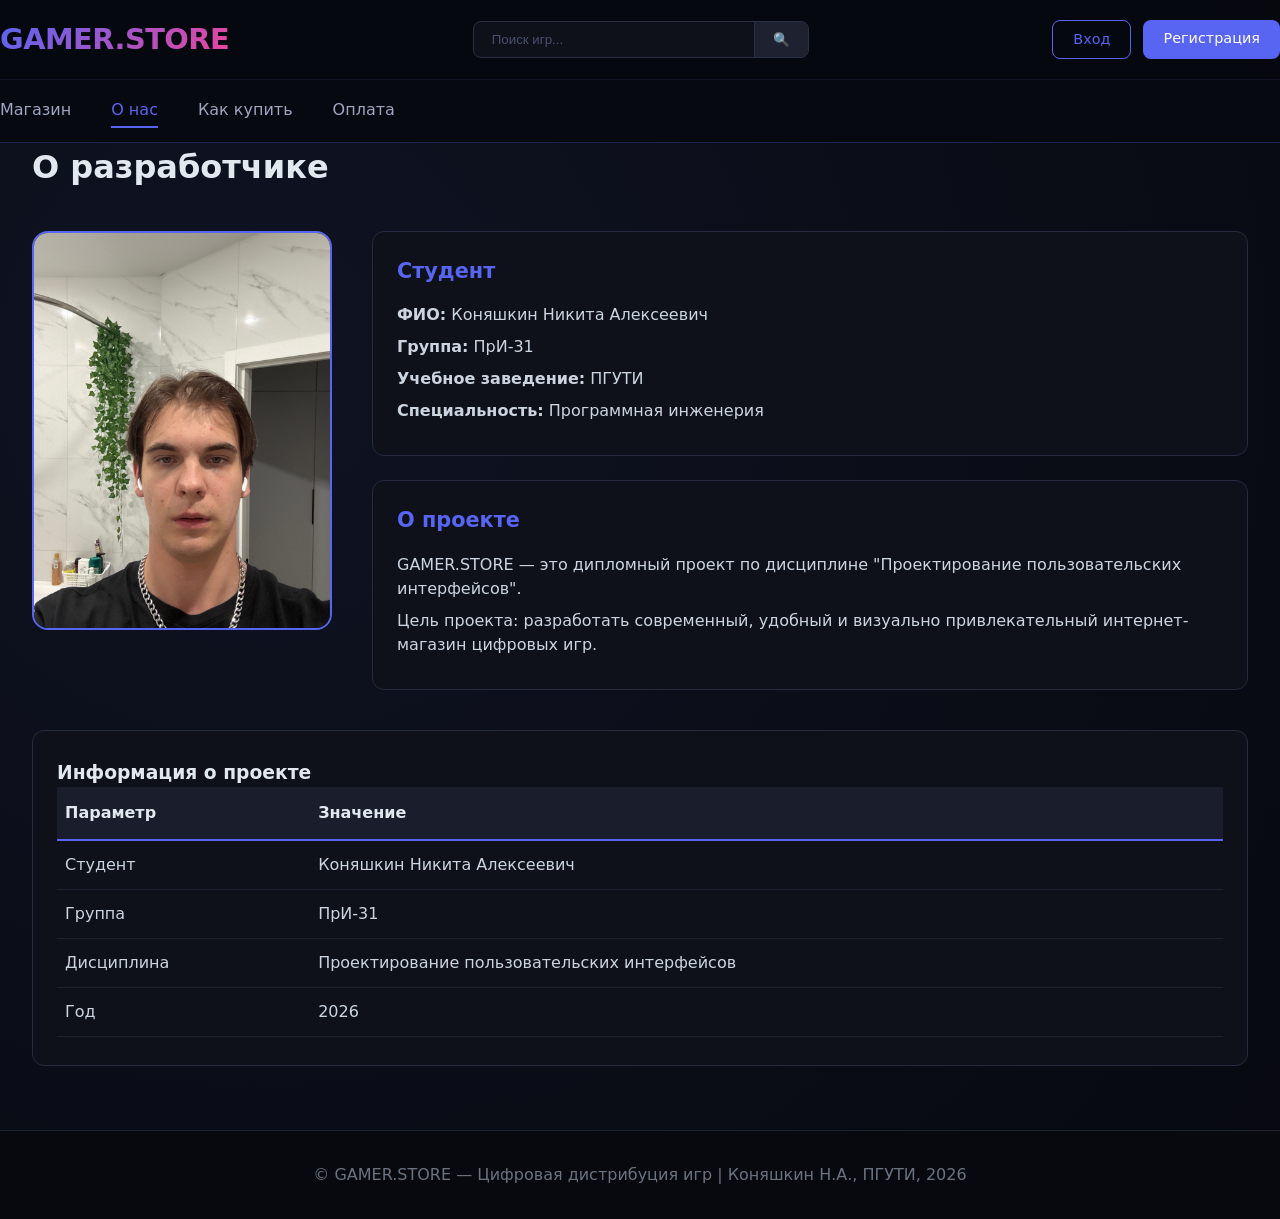
<file: about.html>
<!DOCTYPE html>
<html lang="ru">
<head>
    <meta charset="UTF-8">
    <title>О нас - GAMER.STORE</title>
    <link rel="icon" type="image/jpeg" href="favicon.jpg">
    <link rel="stylesheet" href="style.css">
</head>
<body>
    <div class="site-wrapper">
        <header class="header">
            <div class="container header-container">
                <div class="logo"><a href="index.html">GAMER.STORE</a></div>
                <div class="search"><input type="text" placeholder="Поиск игр..."><button>🔍</button></div>
                <div id="auth-container" class="auth-buttons">
                    <a href="login.html" class="auth-btn">Вход</a>
                    <a href="register.html" class="auth-btn primary">Регистрация</a>
                </div>
                <div id="user-container" class="user-info" style="display: none;">
                    <span class="username" id="username-display"></span>
                    <a href="profile.html" class="auth-btn">Профиль</a>
                    <button class="logout-btn" onclick="logout()">Выйти</button>
                </div>
            </div>
            <nav class="nav">
                <div class="container nav-container">
                    <a href="index.html" class="nav-link">Магазин</a>
                    <a href="about.html" class="nav-link active">О нас</a>
                    <a href="howto.html" class="nav-link">Как купить</a>
                    <a href="payment.html" class="nav-link">Оплата</a>
                </div>
            </nav>
        </header>

        <main class="main">
            <div class="container">
                <h1>О разработчике</h1>
                
                <div class="about-developer">
                    <div class="developer-photo">
                        <img src="селфи.jpg" alt="Фото разработчика">
                    </div>
                    <div class="developer-info">
                        <div class="info-card">
                            <h3>Студент</h3>
                            <p><strong>ФИО:</strong> Коняшкин Никита Алексеевич</p>
                            <p><strong>Группа:</strong> ПрИ-31</p>
                            <p><strong>Учебное заведение:</strong> ПГУТИ</p>
                            <p><strong>Специальность:</strong> Программная инженерия</p>
                        </div>
                        <div class="info-card">
                            <h3>О проекте</h3>
                            <p>GAMER.STORE — это дипломный проект по дисциплине "Проектирование пользовательских интерфейсов".</p>
                            <p>Цель проекта: разработать современный, удобный и визуально привлекательный интернет-магазин цифровых игр.</p>
                        </div>
                    </div>
                </div>

                <div class="table-block">
                    <h3>Информация о проекте</h3>
                    <table class="clean-table">
                        <tr><th>Параметр</th><th>Значение</th></tr>
                        <tr><td>Студент</td><td>Коняшкин Никита Алексеевич</td></tr>
                        <tr><td>Группа</td><td>ПрИ-31</td></tr>
                        <tr><td>Дисциплина</td><td>Проектирование пользовательских интерфейсов</td></tr>
                        <tr><td>Год</td><td>2026</td></tr>
                    </table>
                </div>
            </div>
        </main>

        <footer class="footer">
            <div class="container">
                <p>© GAMER.STORE — Цифровая дистрибуция игр | Коняшкин Н.А., ПГУТИ, 2026</p>
            </div>
        </footer>
    </div>
    
    <script src="script.js"></script>
    <style>
        .about-developer {
            display: grid;
            grid-template-columns: 300px 1fr;
            gap: 40px;
            margin: 40px 0;
        }
        
        .developer-photo img {
            width: 100%;
            border-radius: 16px;
            border: 2px solid #5865F2;
        }
        
        .developer-info {
            display: flex;
            flex-direction: column;
            gap: 24px;
        }
        
        .info-card {
            background: #0F111A;
            border: 1px solid #252A3E;
            border-radius: 12px;
            padding: 24px;
        }
        
        .info-card h3 {
            color: #5865F2;
            margin-bottom: 16px;
            font-size: 1.3rem;
        }
        
        .info-card p {
            margin: 8px 0;
            color: #CBD5E1;
        }
        
        @media (max-width: 700px) {
            .about-developer {
                grid-template-columns: 1fr;
            }
        }
    </style>
</body>
</html>
</file>
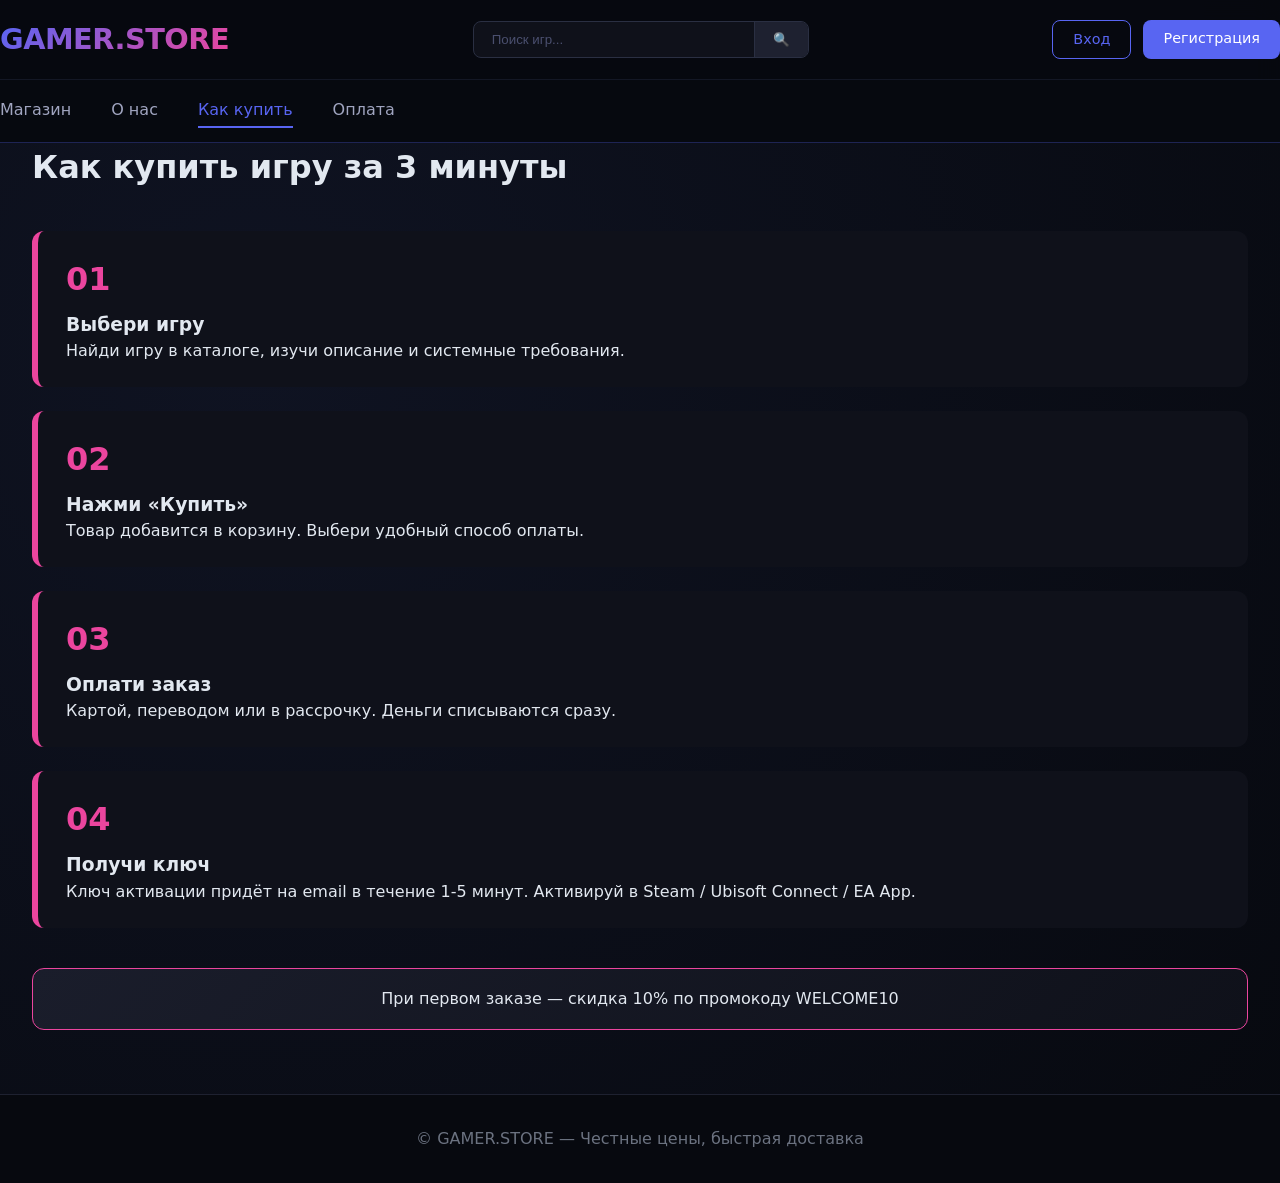
<file: howto.html>
<!DOCTYPE html>
<html lang="ru">
<head>
    <meta charset="UTF-8">
    <title>Как купить - GAMER.STORE</title>
    <link rel="stylesheet" href="style.css">
    <link rel="icon" type="image/png" href="favicon.png">
</head>
<body>
    <link rel="icon" type="image/png" href="favicon.png">
<div class="site-wrapper">
    <header class="header">
        <div class="container header-container">
            <div class="logo"><a href="index.html">GAMER.STORE</a></div>
            <div class="search"><input type="text" placeholder="Поиск игр..."><button>🔍</button></div>
            <div id="auth-container" class="auth-buttons">
                <a href="login.html" class="auth-btn">Вход</a>
                <a href="register.html" class="auth-btn primary">Регистрация</a>
            </div>
            <div id="user-container" class="user-info" style="display: none;">
                <span class="username" id="username-display"></span>
                <a href="profile.html" class="auth-btn">Профиль</a>
                <button class="logout-btn" onclick="logout()">Выйти</button>
            </div>
        </div>
        <nav class="nav">
            <div class="container nav-container">
                <a href="index.html" class="nav-link">Магазин</a>
                <a href="about.html" class="nav-link">О нас</a>
                <a href="howto.html" class="nav-link active">Как купить</a>
                <a href="payment.html" class="nav-link">Оплата</a>
            </div>
        </nav>
    </header>

    <main class="main">
        <div class="container">
            <h1>Как купить игру за 3 минуты</h1>
            <div class="steps">
                <div class="step-item">
                    <div class="step-number">01</div>
                    <h3>Выбери игру</h3>
                    <p>Найди игру в каталоге, изучи описание и системные требования.</p>
                </div>
                <div class="step-item">
                    <div class="step-number">02</div>
                    <h3>Нажми «Купить»</h3>
                    <p>Товар добавится в корзину. Выбери удобный способ оплаты.</p>
                </div>
                <div class="step-item">
                    <div class="step-number">03</div>
                    <h3>Оплати заказ</h3>
                    <p>Картой, переводом или в рассрочку. Деньги списываются сразу.</p>
                </div>
                <div class="step-item">
                    <div class="step-number">04</div>
                    <h3>Получи ключ</h3>
                    <p>Ключ активации придёт на email в течение 1-5 минут. Активируй в Steam / Ubisoft Connect / EA App.</p>
                </div>
            </div>
            <div class="alert-banner">
                При первом заказе — скидка 10% по промокоду WELCOME10
            </div>
        </div>
    </main>

    <footer class="footer">
        <div class="container"><p>© GAMER.STORE — Честные цены, быстрая доставка</p></div>
    </footer>
</div>
<script src="script.js"></script>
</body>
</html>
</file>
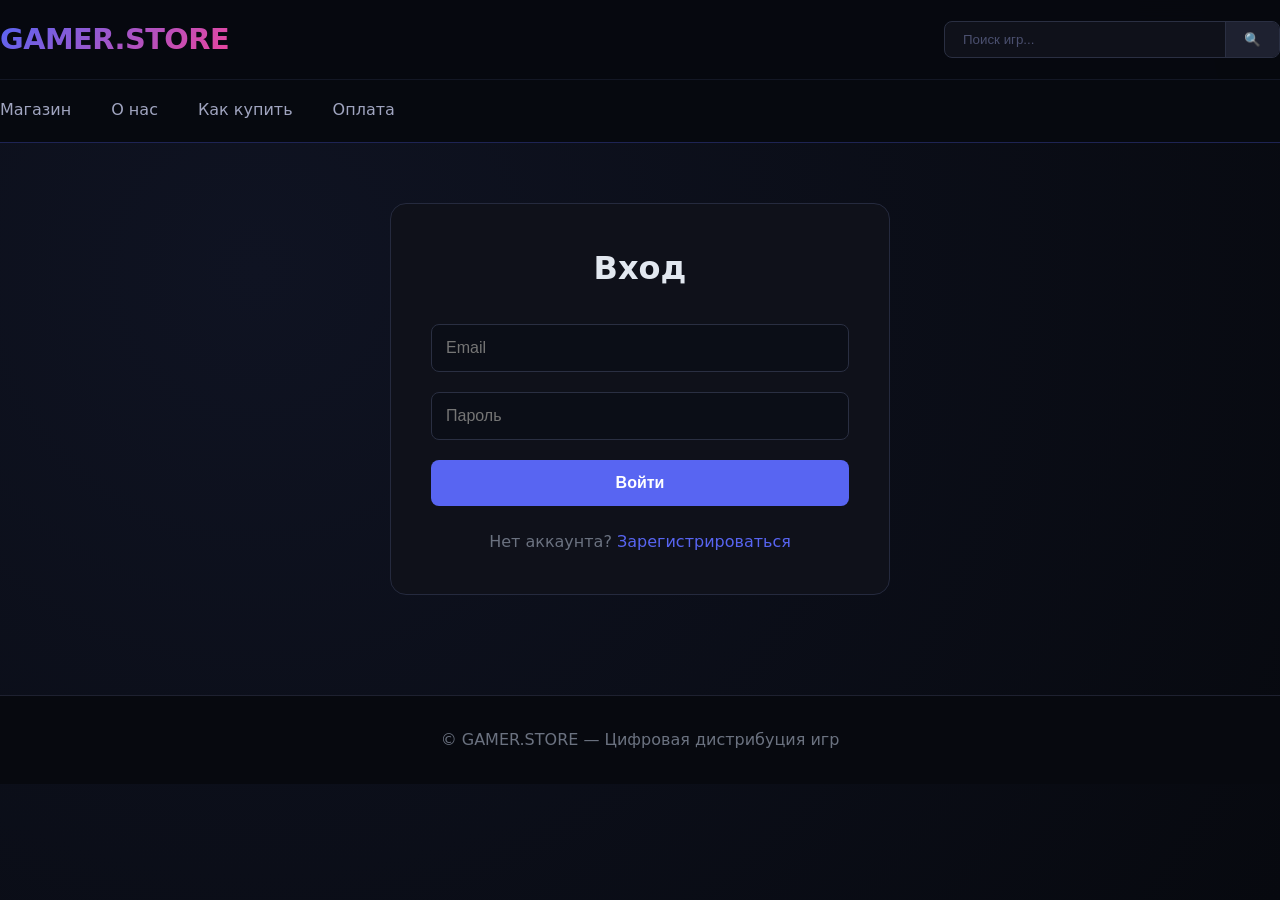
<file: login.html>
<!DOCTYPE html>
<html lang="ru">
<head>
    <meta charset="UTF-8">
    <title>Вход - GAMER.STORE</title>
    <link rel="stylesheet" href="style.css">
</head>
<body>
    <link rel="icon" type="image/png" href="favicon.png">
<div class="site-wrapper">
    <header class="header">
        <div class="container header-container">
            <div class="logo"><a href="index.html">GAMER.STORE</a></div>
            <div class="search">
                <input type="text" placeholder="Поиск игр...">
                <button>🔍</button>
            </div>
        </div>
        <nav class="nav">
            <div class="container nav-container">
                <a href="index.html" class="nav-link">Магазин</a>
                <a href="about.html" class="nav-link">О нас</a>
                <a href="howto.html" class="nav-link">Как купить</a>
                <a href="payment.html" class="nav-link">Оплата</a>
            </div>
        </nav>
    </header>

    <main class="main">
        <div class="auth-container">
            <h1>Вход</h1>
            <div id="errorMsg" class="error-msg" style="display: none;"></div>
            <form id="loginForm" class="auth-form">
                <input type="email" id="email" placeholder="Email" required>
                <input type="password" id="password" placeholder="Пароль" required>
                <button type="submit" class="auth-submit">Войти</button>
            </form>
            <div class="auth-link">
                Нет аккаунта? <a href="register.html">Зарегистрироваться</a>
            </div>
        </div>
    </main>

    <footer class="footer">
        <div class="container">
            <p>© GAMER.STORE — Цифровая дистрибуция игр</p>
        </div>
    </footer>
</div>

<script src="script.js"></script>
<script>
    document.getElementById('loginForm').addEventListener('submit', (e) => {
        e.preventDefault();
        const email = document.getElementById('email').value;
        const password = document.getElementById('password').value;
        const errorDiv = document.getElementById('errorMsg');

        const result = Auth.login(email, password);

        if (result.success) {
            window.location.href = 'index.html';
        } else {
            errorDiv.textContent = result.error;
            errorDiv.style.display = 'block';
        }
    });
</script>
</body>
</html>
</file>
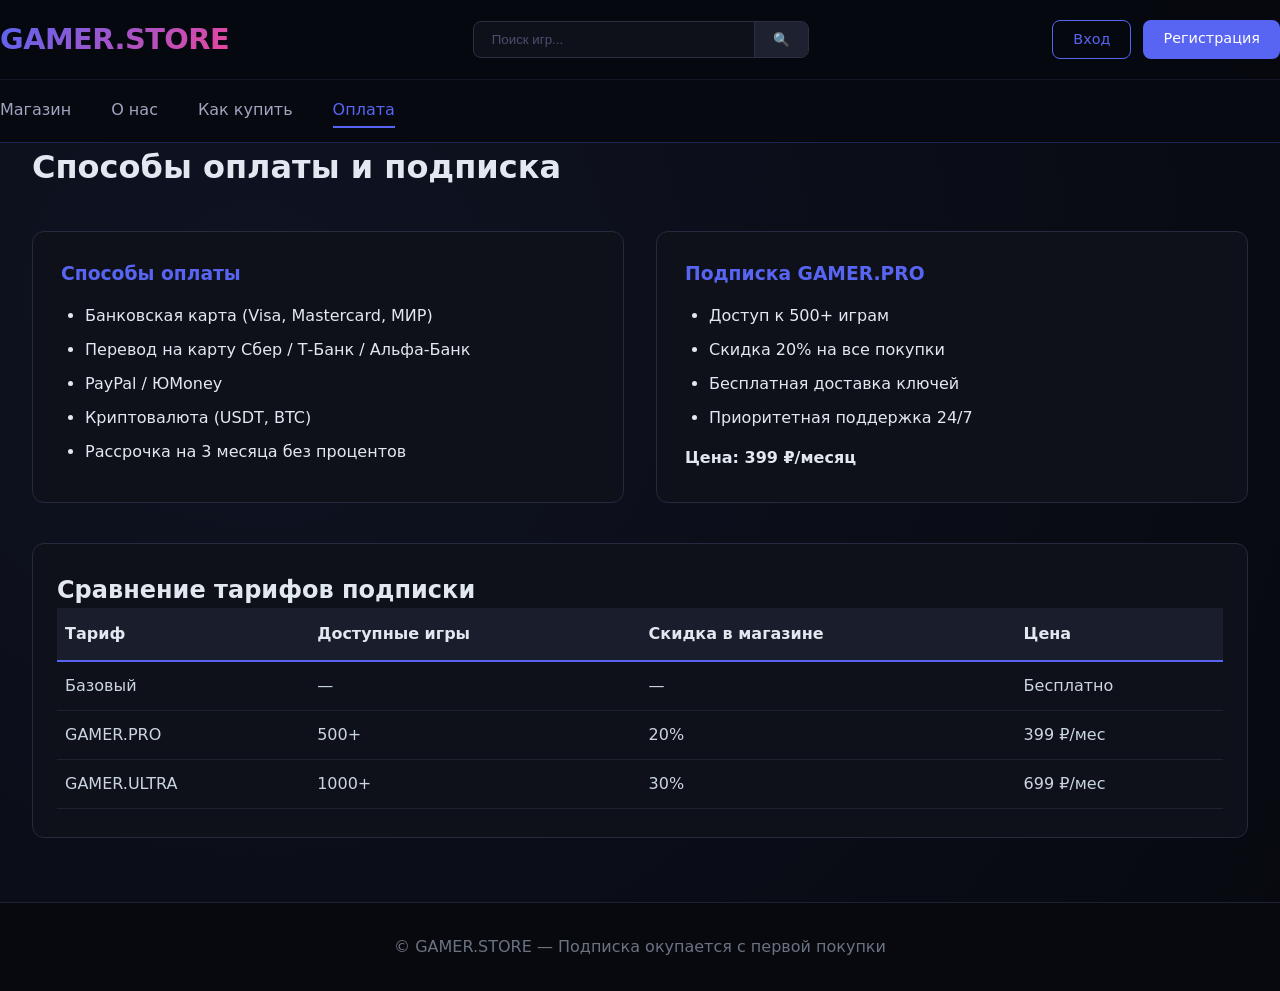
<file: payment.html>
<!DOCTYPE html>
<html lang="ru">
<head>
    <meta charset="UTF-8">
    <title>Оплата - GAMER.STORE</title>
    <link rel="stylesheet" href="style.css">
</head>
<body>
    <link rel="icon" type="image/png" href="favicon.png">
<div class="site-wrapper">
    <header class="header">
        <div class="container header-container">
            <div class="logo"><a href="index.html">GAMER.STORE</a></div>
            <div class="search"><input type="text" placeholder="Поиск игр..."><button>🔍</button></div>
            <div id="auth-container" class="auth-buttons">
                <a href="login.html" class="auth-btn">Вход</a>
                <a href="register.html" class="auth-btn primary">Регистрация</a>
            </div>
            <div id="user-container" class="user-info" style="display: none;">
                <span class="username" id="username-display"></span>
                <a href="profile.html" class="auth-btn">Профиль</a>
                <button class="logout-btn" onclick="logout()">Выйти</button>
            </div>
        </div>
        <nav class="nav">
            <div class="container nav-container">
                <a href="index.html" class="nav-link">Магазин</a>
                <a href="about.html" class="nav-link">О нас</a>
                <a href="howto.html" class="nav-link">Как купить</a>
                <a href="payment.html" class="nav-link active">Оплата</a>
            </div>
        </nav>
    </header>

    <main class="main">
        <div class="container">
            <h1>Способы оплаты и подписка</h1>
            <div class="payment-grid">
                <div class="payment-card">
                    <h3>Способы оплаты</h3>
                    <ul>
                        <li>Банковская карта (Visa, Mastercard, МИР)</li>
                        <li>Перевод на карту Сбер / Т-Банк / Альфа-Банк</li>
                        <li>PayPal / ЮMoney</li>
                        <li>Криптовалюта (USDT, BTC)</li>
                        <li>Рассрочка на 3 месяца без процентов</li>
                    </ul>
                </div>
                <div class="payment-card">
                    <h3>Подписка GAMER.PRO</h3>
                    <ul>
                        <li>Доступ к 500+ играм</li>
                        <li>Скидка 20% на все покупки</li>
                        <li>Бесплатная доставка ключей</li>
                        <li>Приоритетная поддержка 24/7</li>
                    </ul>
                    <p style="margin-top: 16px;"><strong>Цена: 399 ₽/месяц</strong></p>
                </div>
            </div>

            <div class="table-block">
                <h2>Сравнение тарифов подписки</h2>
                <table class="clean-table">
                    <thead>
                    <tr><th>Тариф</th><th>Доступные игры</th><th>Скидка в магазине</th><th>Цена</th></tr>
                    </thead>
                    <tbody>
                    <tr><td>Базовый</td><td>—</td><td>—</td><td>Бесплатно</td></tr>
                    <tr><td>GAMER.PRO</td><td>500+</td><td>20%</td><td>399 ₽/мес</td></tr>
                    <tr><td>GAMER.ULTRA</td><td>1000+</td><td>30%</td><td>699 ₽/мес</td></tr>
                    </tbody>
                </table>
            </div>
        </div>
    </main>

    <footer class="footer">
        <div class="container"><p>© GAMER.STORE — Подписка окупается с первой покупки</p></div>
    </footer>
</div>
<script src="script.js"></script>
</body>
</html>
</file>
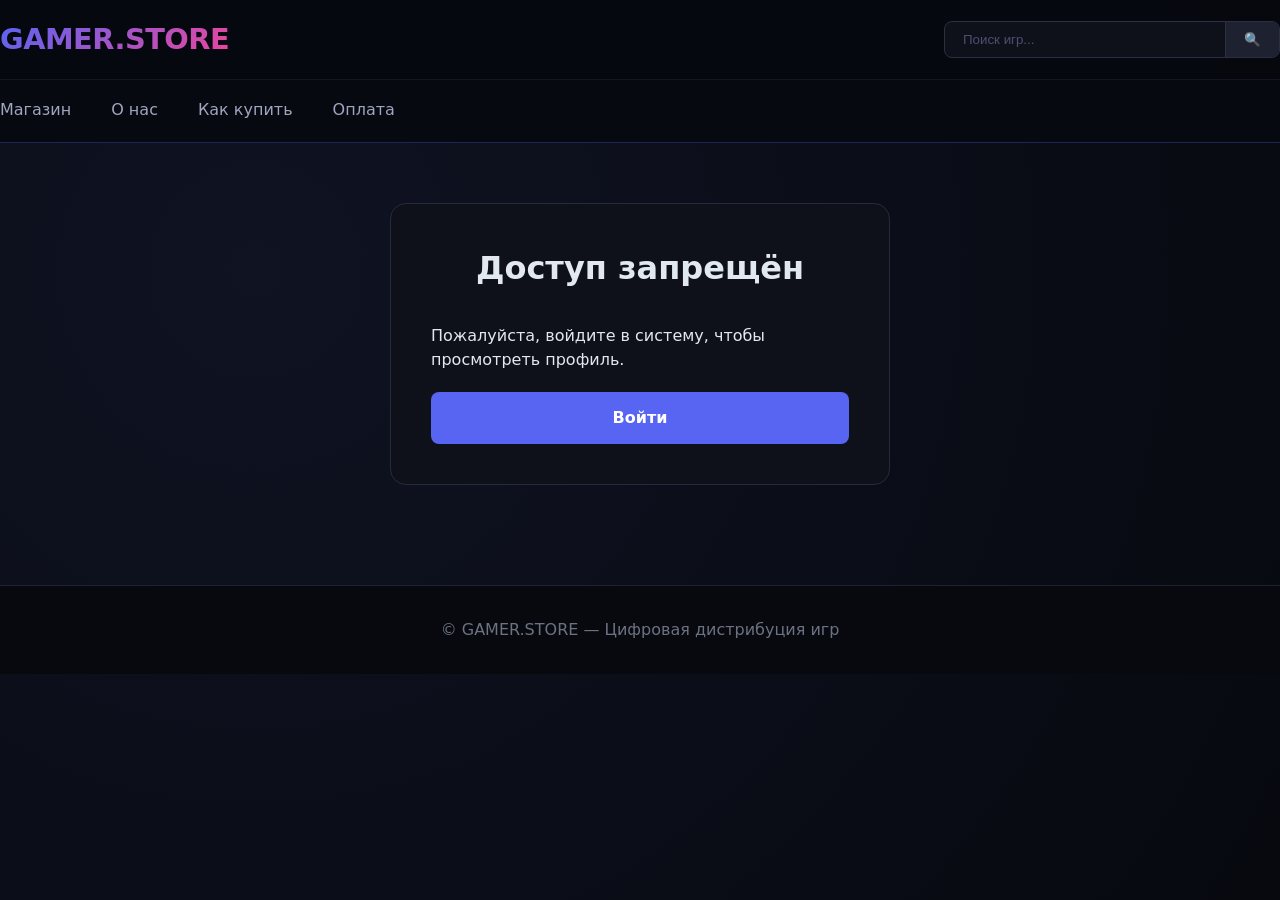
<file: profile.html>
<!DOCTYPE html>
<html lang="ru">
<head>
    <meta charset="UTF-8">
    <title>Мой профиль - GAMER.STORE</title>
    <link rel="stylesheet" href="style.css">
</head>
<body>
    <link rel="icon" type="image/png" href="favicon.png">
<div class="site-wrapper">
    <header class="header">
        <div class="container header-container">
            <div class="logo"><a href="index.html">GAMER.STORE</a></div>
            <div class="search">
                <input type="text" placeholder="Поиск игр...">
                <button>🔍</button>
            </div>
        </div>
        <nav class="nav">
            <div class="container nav-container">
                <a href="index.html" class="nav-link">Магазин</a>
                <a href="about.html" class="nav-link">О нас</a>
                <a href="howto.html" class="nav-link">Как купить</a>
                <a href="payment.html" class="nav-link">Оплата</a>
            </div>
        </nav>
    </header>

    <main class="main">
        <div class="container">
            <div id="profileContent"></div>
        </div>
    </main>

    <footer class="footer">
        <div class="container">
            <p>© GAMER.STORE — Цифровая дистрибуция игр</p>
        </div>
    </footer>
</div>

<script src="script.js"></script>
<script>
    function loadProfile() {
        const container = document.getElementById('profileContent');

        if (!Auth.isAuthenticated()) {
            container.innerHTML = `
                    <div class="auth-container">
                        <h1>Доступ запрещён</h1>
                        <p>Пожалуйста, войдите в систему, чтобы просмотреть профиль.</p>
                        <a href="login.html" class="auth-submit" style="display: inline-block; text-align: center; text-decoration: none; margin-top: 20px;">Войти</a>
                    </div>
                `;
            return;
        }

        const user = Auth.getCurrentUser();
        const cart = JSON.parse(localStorage.getItem('cart') || '[]');
        const cartTotal = cart.reduce((sum, item) => sum + (item.newPrice * item.quantity), 0);

        container.innerHTML = `
                <div class="profile-info">
                    <h1>Добро пожаловать, ${user.username}!</h1>
                    <div class="profile-field">
                        <strong>Имя пользователя:</strong> <span>${user.username}</span>
                    </div>
                    <div class="profile-field">
                        <strong>Email:</strong> <span>${user.email}</span>
                    </div>
                    <div class="profile-field">
                        <strong>На сайте с:</strong> <span>${new Date(parseInt(user.id)).toLocaleDateString('ru-RU')}</span>
                    </div>
                </div>

                <div class="table-block">
                    <h2>Корзина (${cart.length} товаров)</h2>
                    ${cart.length === 0 ? '<p>Корзина пуста.</p>' : `
                        <table class="clean-table">
                            <thead>
                                <tr><th>Игра</th><th>Количество</th><th>Цена</th><th>Итого</th></tr>
                            </thead>
                            <tbody>
                                ${cart.map(item => `
                                    <tr>
                                        <td>${item.name}</td>
                                        <td>${item.quantity}</td>
                                        <td>${item.newPrice.toLocaleString()} ₽</td>
                                        <td>${(item.newPrice * item.quantity).toLocaleString()} ₽</td>
                                    </tr>
                                `).join('')}
                                <tr style="background: #1A1D2B;">
                                    <td colspan="3"><strong>Итого</strong></td>
                                    <td><strong>${cartTotal.toLocaleString()} ₽</strong></td>
                                </tr>
                            </tbody>
                        </table>
                        <button class="auth-submit" style="margin-top: 20px;" onclick="alert('Функция оформления заказа появится позже!')">Перейти к оформлению</button>
                    `}
                </div>
            `;
    }

    loadProfile();
</script>
</body>
</html>
</file>
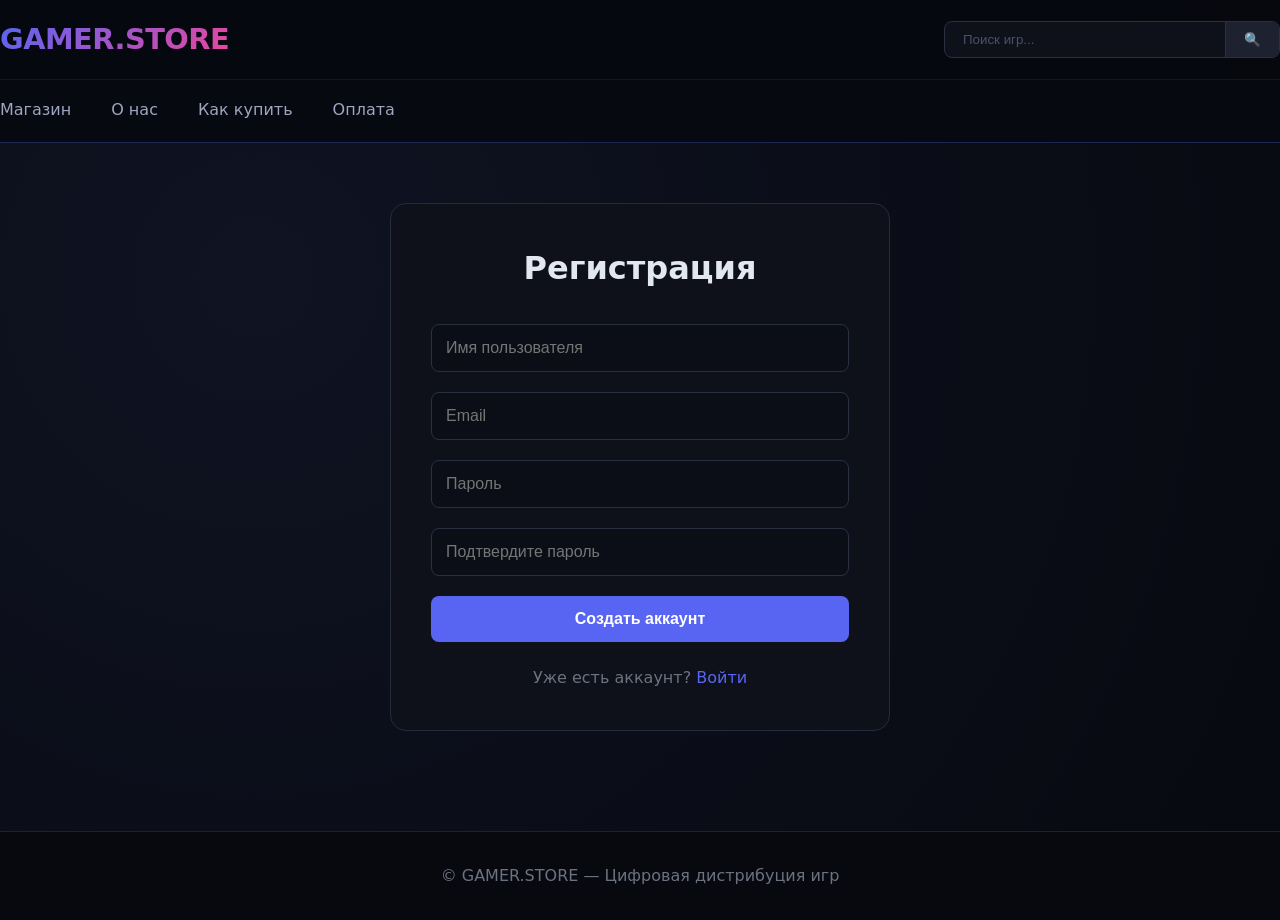
<file: register.html>
<!DOCTYPE html>
<html lang="ru">
<head>
    <meta charset="UTF-8">
    <title>Регистрация - GAMER.STORE</title>
    <link rel="stylesheet" href="style.css">
</head>
<body>
    <link rel="icon" type="image/png" href="favicon.png">
<div class="site-wrapper">
    <header class="header">
        <div class="container header-container">
            <div class="logo"><a href="index.html">GAMER.STORE</a></div>
            <div class="search">
                <input type="text" placeholder="Поиск игр...">
                <button>🔍</button>
            </div>
        </div>
        <nav class="nav">
            <div class="container nav-container">
                <a href="index.html" class="nav-link">Магазин</a>
                <a href="about.html" class="nav-link">О нас</a>
                <a href="howto.html" class="nav-link">Как купить</a>
                <a href="payment.html" class="nav-link">Оплата</a>
            </div>
        </nav>
    </header>

    <main class="main">
        <div class="auth-container">
            <h1>Регистрация</h1>
            <div id="errorMsg" class="error-msg" style="display: none;"></div>
            <div id="successMsg" class="success-msg" style="display: none;"></div>
            <form id="registerForm" class="auth-form">
                <input type="text" id="username" placeholder="Имя пользователя" required>
                <input type="email" id="email" placeholder="Email" required>
                <input type="password" id="password" placeholder="Пароль" required>
                <input type="password" id="confirmPassword" placeholder="Подтвердите пароль" required>
                <button type="submit" class="auth-submit">Создать аккаунт</button>
            </form>
            <div class="auth-link">
                Уже есть аккаунт? <a href="login.html">Войти</a>
            </div>
        </div>
    </main>

    <footer class="footer">
        <div class="container">
            <p>© GAMER.STORE — Цифровая дистрибуция игр</p>
        </div>
    </footer>
</div>

<script src="script.js"></script>
<script>
    document.getElementById('registerForm').addEventListener('submit', (e) => {
        e.preventDefault();
        const username = document.getElementById('username').value;
        const email = document.getElementById('email').value;
        const password = document.getElementById('password').value;
        const confirm = document.getElementById('confirmPassword').value;
        const errorDiv = document.getElementById('errorMsg');
        const successDiv = document.getElementById('successMsg');

        errorDiv.style.display = 'none';
        successDiv.style.display = 'none';

        if (password !== confirm) {
            errorDiv.textContent = 'Пароли не совпадают';
            errorDiv.style.display = 'block';
            return;
        }

        if (password.length < 6) {
            errorDiv.textContent = 'Пароль должен содержать минимум 6 символов';
            errorDiv.style.display = 'block';
            return;
        }

        const result = Auth.register(username, email, password);

        if (result.success) {
            successDiv.textContent = 'Регистрация успешна! Перенаправление на страницу входа...';
            successDiv.style.display = 'block';
            setTimeout(() => {
                window.location.href = 'login.html';
            }, 2000);
        } else {
            errorDiv.textContent = result.error;
            errorDiv.style.display = 'block';
        }
    });
</script>
</body>
</html>
</file>
<file: style.css>
/* GAMER.STORE - Professional Gaming Store */
* {
    margin: 0;
    padding: 0;
    box-sizing: border-box;
}

body {
    font-family: 'Inter', 'Segoe UI', system-ui, -apple-system, monospace;
    background: #0B0E17;
    color: #E2E8F0;
    line-height: 1.5;
}

.site-wrapper {
    background: radial-gradient(circle at 20% 30%, #0F1322, #07090F);
    min-height: 100vh;
    display: flex;
    flex-direction: column;
}

.container {
    max-width: 1400px;
    margin: 0 auto;
    padding: 0 32px;
}

/* Header */
.header {
    background: rgba(7, 9, 15, 0.95);
    backdrop-filter: blur(12px);
    border-bottom: 1px solid rgba(88, 101, 242, 0.3);
    position: sticky;
    top: 0;
    z-index: 100;
}

.header-container {
    display: flex;
    justify-content: space-between;
    align-items: center;
    padding: 18px 0;
    flex-wrap: wrap;
    gap: 20px;
}

.logo a {
    font-size: 1.8rem;
    font-weight: 800;
    text-decoration: none;
    background: linear-gradient(135deg, #5865F2, #EB459E);
    -webkit-background-clip: text;
    background-clip: text;
    color: transparent;
    letter-spacing: -0.5px;
}

.auth-buttons {
    display: flex;
    gap: 12px;
}

.auth-btn {
    background: transparent;
    border: 1px solid #5865F2;
    color: #5865F2;
    padding: 8px 20px;
    border-radius: 8px;
    cursor: pointer;
    transition: 0.2s;
    text-decoration: none;
    font-size: 0.9rem;
}

.auth-btn:hover {
    background: #5865F2;
    color: white;
}

.auth-btn.primary {
    background: #5865F2;
    color: white;
    border: none;
}

.auth-btn.primary:hover {
    background: #4752C4;
}

.user-info {
    display: flex;
    align-items: center;
    gap: 16px;
}

.username {
    color: #5865F2;
    font-weight: 600;
}

.logout-btn {
    background: transparent;
    border: 1px solid #EB459E;
    color: #EB459E;
    padding: 6px 14px;
    border-radius: 8px;
    cursor: pointer;
    font-size: 0.8rem;
}

.search {
    display: flex;
    border: 1px solid #2A2F42;
    background: #0F111A;
    border-radius: 8px;
    overflow: hidden;
}

.search input {
    background: transparent;
    border: none;
    padding: 10px 18px;
    width: 280px;
    color: #F1F5F9;
    outline: none;
}

.search input::placeholder {
    color: #4A4F6E;
}

.search button {
    background: #1E2130;
    border: none;
    border-left: 1px solid #2A2F42;
    padding: 0 18px;
    color: #94A3B8;
    cursor: pointer;
    transition: 0.2s;
}

.search button:hover {
    color: #5865F2;
}

/* Navigation */
.nav {
    border-top: 1px solid #131725;
    background: rgba(7, 9, 15, 0.8);
}

.nav-container {
    display: flex;
    gap: 40px;
    padding: 14px 0;
    flex-wrap: wrap;
}

.nav-link {
    color: #A0A5C0;
    text-decoration: none;
    font-weight: 500;
    padding: 4px 0;
    border-bottom: 2px solid transparent;
    transition: 0.2s;
    font-size: 1rem;
}

.nav-link.active, .nav-link:hover {
    color: #5865F2;
    border-bottom-color: #5865F2;
}

/* Hero */
.hero {
    background: linear-gradient(135deg, rgba(88,101,242,0.15), rgba(235,69,158,0.08));
    border: 1px solid rgba(88,101,242,0.3);
    padding: 48px 32px;
    margin-bottom: 56px;
    text-align: center;
    border-radius: 16px;
}

.hero h1 {
    font-size: 2.5rem;
    font-weight: 700;
    margin-bottom: 16px;
    background: linear-gradient(135deg, #FFFFFF, #A0A5C0);
    -webkit-background-clip: text;
    background-clip: text;
    color: transparent;
}

.hero p {
    color: #8B90B0;
    font-size: 1.1rem;
}

/* Games Grid */
.games-grid {
    display: grid;
    grid-template-columns: repeat(auto-fill, minmax(280px, 1fr));
    gap: 28px;
    margin-bottom: 64px;
}

.game-card {
    background: #0F111A;
    border: 1px solid #252A3E;
    transition: all 0.25s ease;
    cursor: pointer;
    border-radius: 12px;
    overflow: hidden;
    text-decoration: none;
    color: inherit;
    display: block;
}

.game-card:hover {
    transform: translateY(-6px);
    border-color: #5865F2;
    box-shadow: 0 12px 28px rgba(0,0,0,0.4), 0 0 0 1px rgba(88,101,242,0.2);
}

.game-img {
    position: relative;
    overflow: hidden;
    height: 160px;
    background: #07090F;
}

.game-img img {
    width: 100%;
    height: 100%;
    object-fit: cover;
    transition: transform 0.3s;
}

.game-card:hover .game-img img {
    transform: scale(1.05);
}

.discount-badge {
    position: absolute;
    top: 12px;
    right: 12px;
    background: #EB459E;
    color: white;
    padding: 4px 10px;
    font-size: 0.75rem;
    font-weight: bold;
    border-radius: 20px;
}

.game-info {
    padding: 18px;
}

.game-info h3 {
    font-size: 1.2rem;
    margin-bottom: 8px;
    color: #F1F5F9;
}

.game-meta {
    display: flex;
    justify-content: space-between;
    margin-bottom: 12px;
    font-size: 0.8rem;
}

.genre {
    color: #5865F2;
    background: rgba(88,101,242,0.15);
    padding: 2px 8px;
    border-radius: 12px;
}

.rating {
    color: #FBBF24;
}

.price-block {
    margin: 12px 0;
    display: flex;
    align-items: baseline;
    gap: 10px;
}

.old-price {
    text-decoration: line-through;
    color: #6B7280;
    font-size: 0.85rem;
}

.new-price {
    color: #22C55E;
    font-size: 1.3rem;
    font-weight: bold;
}

.buy-btn {
    width: 100%;
    background: linear-gradient(135deg, #5865F2, #4752C4);
    border: none;
    color: white;
    padding: 12px;
    font-weight: bold;
    cursor: pointer;
    transition: 0.2s;
    text-transform: uppercase;
    letter-spacing: 1px;
    font-size: 0.85rem;
    border-radius: 8px;
    margin-top: 8px;
}

.buy-btn:hover {
    background: linear-gradient(135deg, #4752C4, #3B44A0);
    transform: scale(1.01);
}

/* Game Detail Page */
.game-detail {
    display: grid;
    grid-template-columns: 1fr 1.5fr;
    gap: 48px;
    margin: 40px 0;
}

.game-gallery img {
    width: 100%;
    border-radius: 16px;
    border: 1px solid #252A3E;
}

.game-description {
    background: #0F111A;
    border: 1px solid #252A3E;
    padding: 28px;
    border-radius: 12px;
}

.game-description h1 {
    font-size: 2rem;
    margin-bottom: 16px;
}

.sys-req {
    margin-top: 24px;
    background: #0B0E17;
    padding: 20px;
    border-radius: 12px;
}

.sys-req h3 {
    color: #5865F2;
    margin-bottom: 12px;
}

.sys-req ul {
    list-style: none;
}

.sys-req li {
    padding: 6px 0;
    border-bottom: 1px solid #1E2130;
}

/* Auth Forms */
.auth-container {
    max-width: 500px;
    margin: 60px auto;
    background: #0F111A;
    border: 1px solid #252A3E;
    border-radius: 16px;
    padding: 40px;
}

.auth-container h1 {
    text-align: center;
    margin-bottom: 32px;
}

.auth-form input {
    width: 100%;
    padding: 14px;
    margin-bottom: 20px;
    background: #0B0E17;
    border: 1px solid #2A2F42;
    border-radius: 8px;
    color: white;
    font-size: 1rem;
}

.auth-form input:focus {
    outline: none;
    border-color: #5865F2;
}

.auth-submit {
    width: 100%;
    background: #5865F2;
    border: none;
    color: white;
    padding: 14px;
    font-weight: bold;
    border-radius: 8px;
    cursor: pointer;
    font-size: 1rem;
}

.auth-submit:hover {
    background: #4752C4;
}

.auth-link {
    text-align: center;
    margin-top: 24px;
    color: #6B7280;
}

.auth-link a {
    color: #5865F2;
    text-decoration: none;
}

.error-msg {
    background: rgba(235,69,158,0.2);
    border: 1px solid #EB459E;
    color: #EB459E;
    padding: 12px;
    border-radius: 8px;
    margin-bottom: 20px;
    text-align: center;
}

.success-msg {
    background: rgba(34,197,94,0.2);
    border: 1px solid #22C55E;
    color: #22C55E;
    padding: 12px;
    border-radius: 8px;
    margin-bottom: 20px;
    text-align: center;
}

/* Profile */
.profile-info {
    background: #0F111A;
    border: 1px solid #252A3E;
    border-radius: 16px;
    padding: 32px;
    margin: 40px 0;
}

.profile-field {
    padding: 16px;
    border-bottom: 1px solid #1E2130;
    display: flex;
    justify-content: space-between;
}

.profile-field strong {
    color: #5865F2;
}

/* Tables */
.table-block {
    background: #0F111A;
    border: 1px solid #252A3E;
    padding: 28px 24px;
    margin: 24px 0;
    border-radius: 12px;
}

.clean-table {
    width: 100%;
    border-collapse: collapse;
}

.clean-table th {
    text-align: left;
    padding: 14px 8px;
    background: #1A1D2B;
    border-bottom: 2px solid #5865F2;
    font-weight: 600;
}

.clean-table td {
    padding: 12px 8px;
    border-bottom: 1px solid #1E2130;
    color: #CBD5E1;
}

/* Steps */
.steps {
    display: flex;
    flex-direction: column;
    gap: 24px;
    margin: 40px 0;
}

.step-item {
    background: #0F111A;
    border-left: 6px solid #EB459E;
    padding: 24px 28px;
    border-radius: 12px;
}

.step-number {
    font-size: 2rem;
    font-weight: 800;
    color: #EB459E;
    margin-bottom: 8px;
}

.alert-banner {
    background: linear-gradient(135deg, #1A1D2B, #0F111A);
    border: 1px solid #EB459E;
    text-align: center;
    padding: 18px;
    font-weight: 500;
    border-radius: 12px;
    margin: 24px 0;
}

/* Payment */
.payment-grid {
    display: grid;
    grid-template-columns: 1fr 1fr;
    gap: 32px;
    margin: 40px 0;
}

.payment-card {
    background: #0F111A;
    border: 1px solid #252A3E;
    padding: 28px;
    border-radius: 12px;
}

.payment-card h3 {
    color: #5865F2;
    margin-bottom: 16px;
}

.payment-card ul {
    margin: 16px 0 0 24px;
}

.payment-card li {
    margin: 10px 0;
}

/* Footer */
.footer {
    background: #07090F;
    border-top: 1px solid #1E2130;
    padding: 32px 0;
    text-align: center;
    color: #6B7280;
    margin-top: 40px;
}

/* Responsive */
@media (max-width: 800px) {
    .game-detail, .payment-grid {
        grid-template-columns: 1fr;
    }
    .container {
        padding: 0 20px;
    }
    .hero h1 {
        font-size: 1.6rem;
    }
    .games-grid {
        grid-template-columns: 1fr;
    }
    .header-container {
        flex-direction: column;
    }
}
</file>
